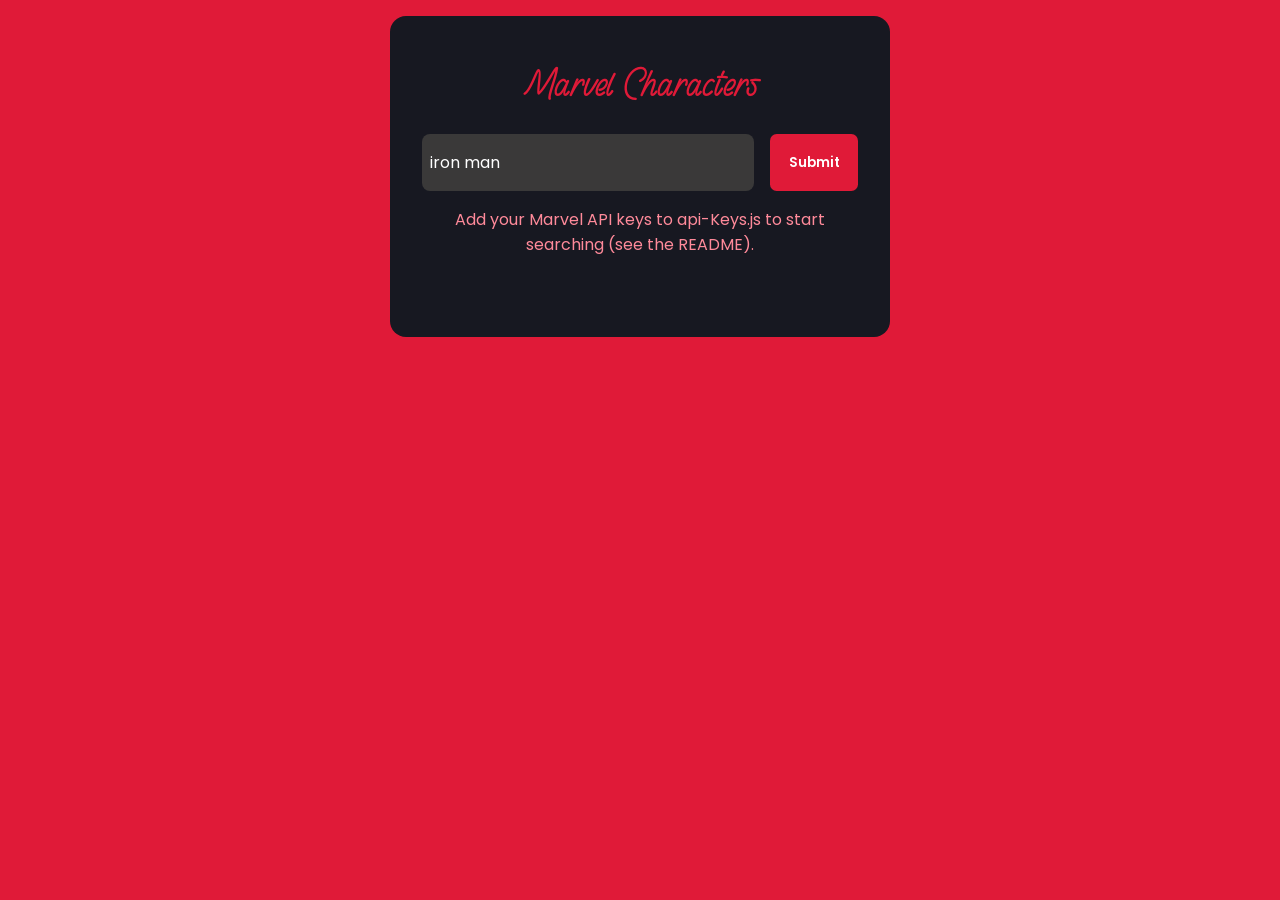
<file: Interactive_Website_Project-main/MarvelAPP/index.html>
<!DOCTYPE html>
<html lang="en">
  <head>
    <meta charset="UTF-8" />
    <meta name="viewport" content="width=device-width, initial-scale=1.0" />
    <meta name="description" content="Search Marvel characters using the Marvel Comics API." />
    <title>Marvel API App</title>
    <!-- Google Font -->
    <link
      href="https://fonts.googleapis.com/css2?family=Poppins:wght@300;600&display=swap"
      rel="stylesheet"
    />
    <!-- Stylesheet -->
    <link rel="stylesheet" href="style.css" />
  </head>
  <body>
    <div class="container">
      <h1>Marvel Characters</h1>
      <form class="input-container" id="search-form" autocomplete="off">
        <label for="input-box" class="visually-hidden">Character name</label>
        <input type="text" class="input" value="iron man" id="input-box" placeholder="e.g. Spider-Man" />
        <button class="button" id="submit-button" type="submit">Submit</button>
        <div class="list" role="listbox" aria-label="Suggestions"></div>
      </form>
      <p class="message" id="message" role="status"></p>
      <div class="display-container" id="show-container"></div>
    </div>
    <!-- API Data -->
    <script src="api-Keys.js"></script>
    <!-- Script -->
    <script src="script.js"></script>
  </body>
</html>
</file>
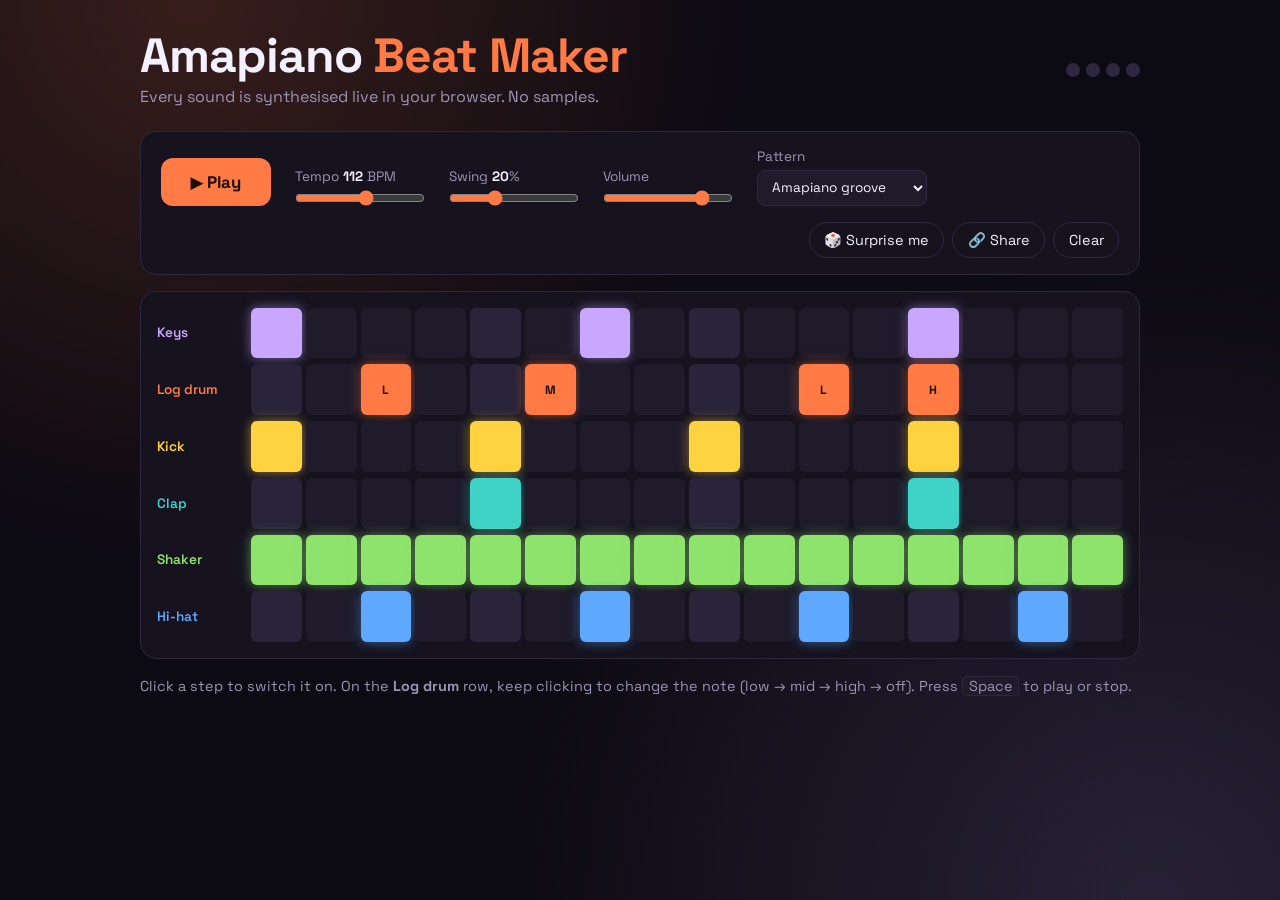
<file: Interactive_Website_Project-main/AI-Revisited-Amapiano-Beat-Maker/Beat-Maker/index.html>
<!DOCTYPE html>
<html lang="en">
<head>
    <meta charset="UTF-8">
    <meta name="viewport" content="width=device-width, initial-scale=1.0">
    <meta name="description" content="A 16-step Amapiano beat maker built with the Web Audio API. Every sound is synthesised in the browser.">
    <title>Amapiano Beat Maker</title>
    <link rel="preconnect" href="https://fonts.googleapis.com">
    <link href="https://fonts.googleapis.com/css2?family=Space+Grotesk:wght@400;600;700&display=swap" rel="stylesheet">
    <link rel="stylesheet" href="style.css">
    <script src="script.js" defer></script>
</head>
<body>
    <main class="studio">
        <header class="top">
            <div>
                <h1>Amapiano <span>Beat Maker</span></h1>
                <p class="sub">Every sound is synthesised live in your browser. No samples.</p>
            </div>
            <div class="lights" aria-hidden="true">
                <span></span><span></span><span></span><span></span>
            </div>
        </header>

        <section class="transport" aria-label="Playback controls">
            <button type="button" id="play" class="play" aria-pressed="false">▶ Play</button>
            <label class="knob">
                <span>Tempo <b id="bpm-value">112</b> BPM</span>
                <input type="range" id="bpm" min="90" max="130" value="112">
            </label>
            <label class="knob">
                <span>Swing <b id="swing-value">20</b>%</span>
                <input type="range" id="swing" min="0" max="60" value="20">
            </label>
            <label class="knob">
                <span>Volume</span>
                <input type="range" id="volume" min="0" max="100" value="80">
            </label>
            <div class="presets">
                <label for="preset">Pattern</label>
                <select id="preset"></select>
            </div>
            <div class="actions">
                <button type="button" id="randomise" class="ghost">🎲 Surprise me</button>
                <button type="button" id="share" class="ghost">🔗 Share</button>
                <button type="button" id="clear" class="ghost">Clear</button>
            </div>
        </section>

        <section class="grid-wrap">
            <div class="grid" id="grid" role="grid" aria-label="Step sequencer"></div>
        </section>

        <p class="hint">
            Click a step to switch it on. On the <b>Log drum</b> row, keep clicking to change the note (low → mid → high → off).
            Press <kbd>Space</kbd> to play or stop.
        </p>
        <p class="toast" id="toast" role="status"></p>
    </main>
</body>
</html>
</file>
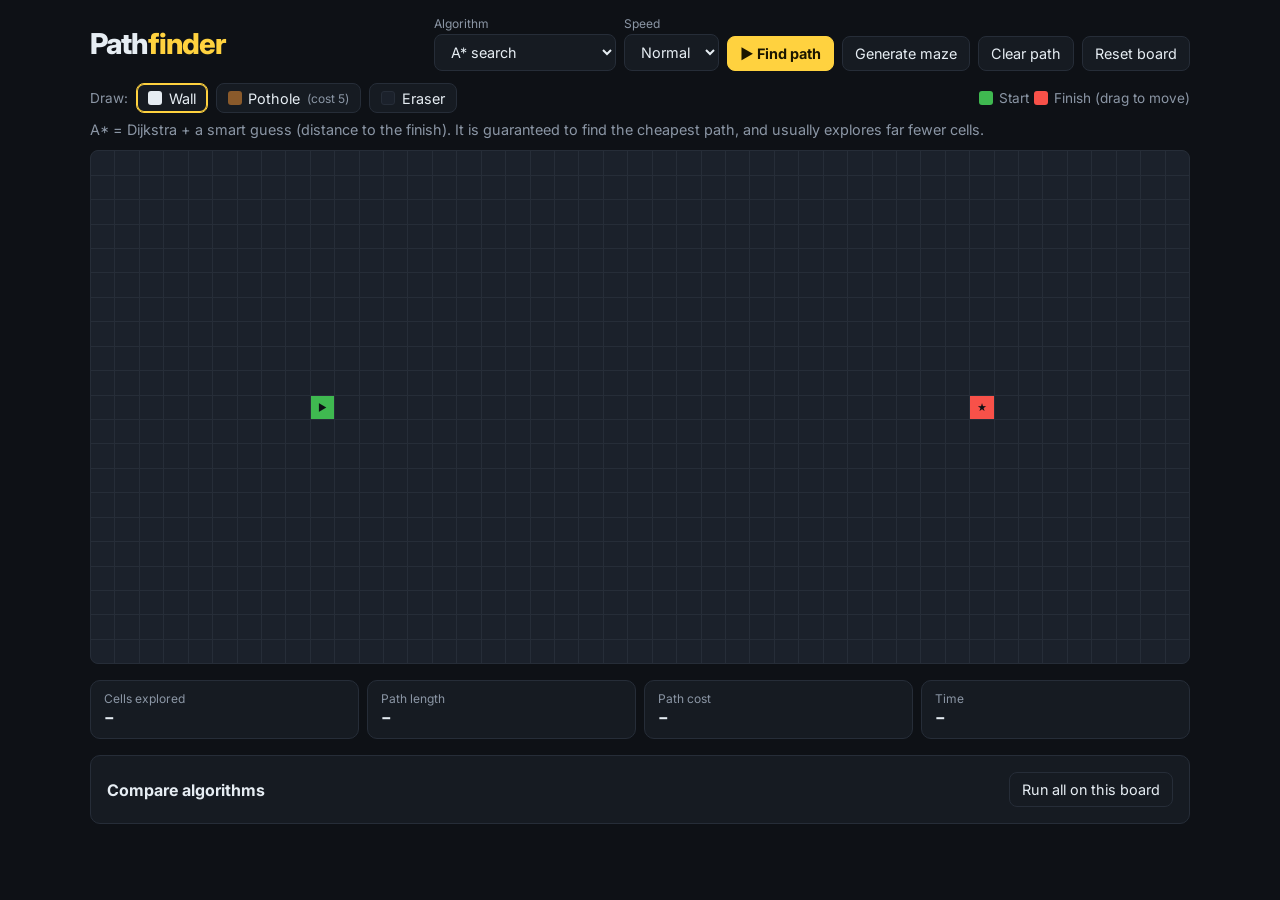
<file: Interactive_Website_Project-main/AI-Revisited-Pathfinding-Visualizer/Pathfinder/index.html>
<!DOCTYPE html>
<html lang="en">
<head>
    <meta charset="UTF-8">
    <meta name="viewport" content="width=device-width, initial-scale=1.0">
    <meta name="description" content="Watch BFS, Dijkstra, A* and Greedy search find their way through a maze you draw.">
    <title>Pathfinding Visualizer</title>
    <link rel="preconnect" href="https://fonts.googleapis.com">
    <link href="https://fonts.googleapis.com/css2?family=JetBrains+Mono:wght@400;700&family=Inter:wght@400;600;800&display=swap" rel="stylesheet">
    <link rel="stylesheet" href="style.css">
    <script src="algorithms.js" defer></script>
    <script src="script.js" defer></script>
</head>
<body>
    <header class="bar">
        <h1>Path<span>finder</span></h1>
        <div class="controls">
            <label>Algorithm
                <select id="algorithm">
                    <option value="astar">A* search</option>
                    <option value="dijkstra">Dijkstra</option>
                    <option value="bfs">Breadth-first search</option>
                    <option value="greedy">Greedy best-first</option>
                    <option value="dfs">Depth-first search</option>
                </select>
            </label>
            <label>Speed
                <select id="speed">
                    <option value="2">Slow</option>
                    <option value="8" selected>Normal</option>
                    <option value="40">Fast</option>
                    <option value="1000">Instant</option>
                </select>
            </label>
            <button type="button" id="run" class="primary">▶ Find path</button>
            <button type="button" id="maze">Generate maze</button>
            <button type="button" id="clear-path">Clear path</button>
            <button type="button" id="reset">Reset board</button>
        </div>
    </header>

    <section class="toolbar" aria-label="Drawing tools">
        <span class="tool-label">Draw:</span>
        <button type="button" class="tool active" data-tool="wall"><i class="sw wall"></i>Wall</button>
        <button type="button" class="tool" data-tool="pothole"><i class="sw pothole"></i>Pothole <small>(cost 5)</small></button>
        <button type="button" class="tool" data-tool="erase"><i class="sw empty"></i>Eraser</button>
        <span class="legend"><i class="sw start"></i>Start <i class="sw end"></i>Finish (drag to move)</span>
    </section>

    <p class="explain" id="explain"></p>

    <main class="board-wrap">
        <div class="board" id="board" aria-label="Grid. Click and drag to draw."></div>
    </main>

    <section class="stats" aria-live="polite">
        <div><span>Cells explored</span><b id="stat-visited">–</b></div>
        <div><span>Path length</span><b id="stat-length">–</b></div>
        <div><span>Path cost</span><b id="stat-cost">–</b></div>
        <div><span>Time</span><b id="stat-time">–</b></div>
    </section>

    <section class="compare">
        <div class="compare-head">
            <h2>Compare algorithms</h2>
            <button type="button" id="compare">Run all on this board</button>
        </div>
        <table id="compare-table" hidden>
            <thead><tr><th>Algorithm</th><th>Explored</th><th>Path cost</th><th>Shortest?</th></tr></thead>
            <tbody></tbody>
        </table>
    </section>
</body>
</html>
</file>
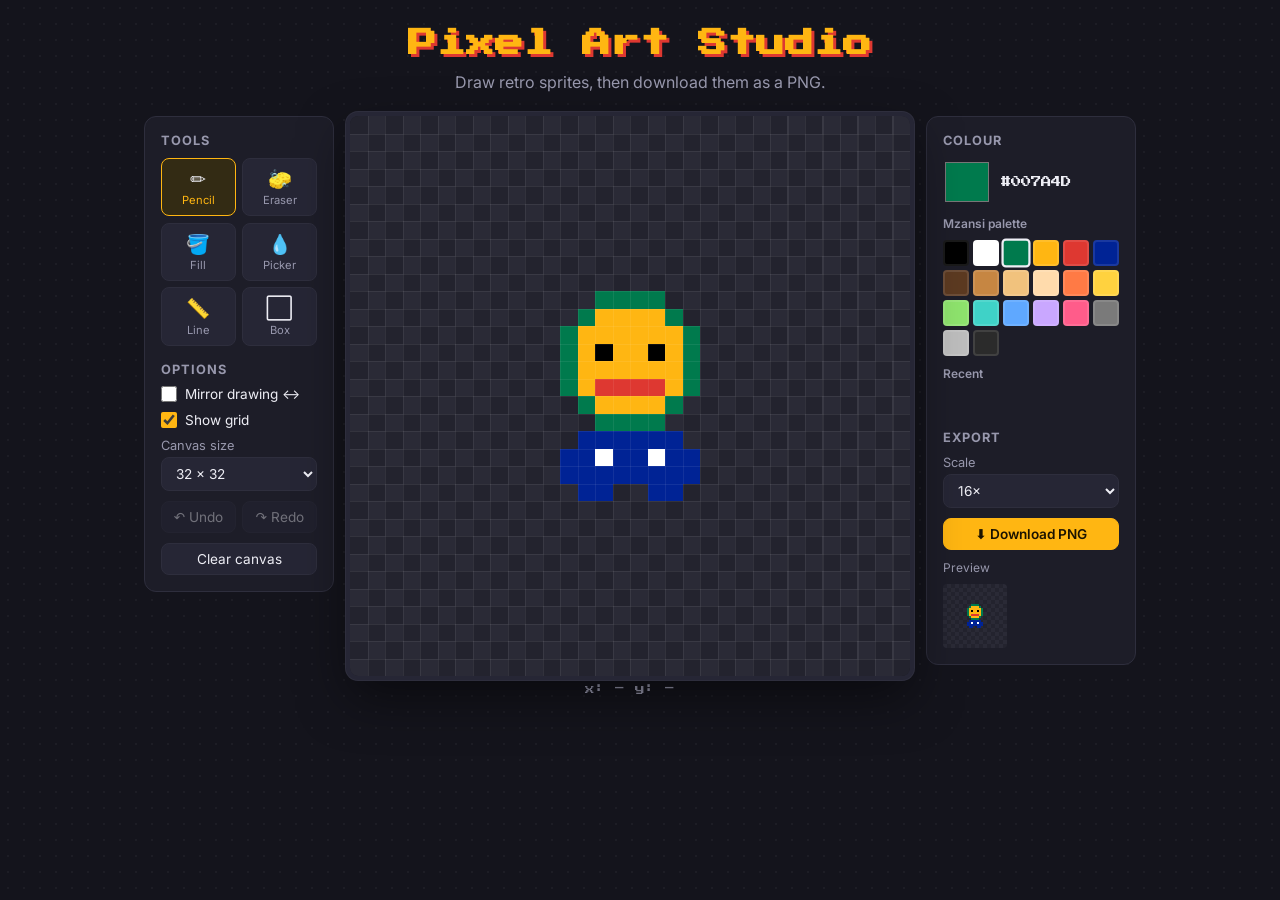
<file: Interactive_Website_Project-main/AI-Revisited-Pixel-Art-Studio/Pixel-Studio/index.html>
<!DOCTYPE html>
<html lang="en">
<head>
    <meta charset="UTF-8">
    <meta name="viewport" content="width=device-width, initial-scale=1.0">
    <meta name="description" content="A pixel art editor in the browser: draw, fill, mirror, undo and export PNGs.">
    <title>Pixel Art Studio</title>
    <link rel="preconnect" href="https://fonts.googleapis.com">
    <link href="https://fonts.googleapis.com/css2?family=Press+Start+2P&family=Inter:wght@400;600&display=swap" rel="stylesheet">
    <link rel="stylesheet" href="style.css">
    <script src="script.js" defer></script>
</head>
<body>
    <header>
        <h1>Pixel Art Studio</h1>
        <p>Draw retro sprites, then download them as a PNG.</p>
    </header>

    <main class="studio">
        <aside class="panel tools" aria-label="Tools">
            <h2>Tools</h2>
            <div class="tool-grid">
                <button type="button" class="tool active" data-tool="pencil" title="Pencil (B)">✏️<span>Pencil</span></button>
                <button type="button" class="tool" data-tool="eraser" title="Eraser (E)">🧽<span>Eraser</span></button>
                <button type="button" class="tool" data-tool="fill" title="Fill bucket (G)">🪣<span>Fill</span></button>
                <button type="button" class="tool" data-tool="picker" title="Colour picker (I)">💧<span>Picker</span></button>
                <button type="button" class="tool" data-tool="line" title="Line (L)">📏<span>Line</span></button>
                <button type="button" class="tool" data-tool="rect" title="Rectangle (R)">⬜<span>Box</span></button>
            </div>

            <h2>Options</h2>
            <label class="toggle"><input type="checkbox" id="mirror"> Mirror drawing ↔</label>
            <label class="toggle"><input type="checkbox" id="show-grid" checked> Show grid</label>
            <label class="field">Canvas size
                <select id="size">
                    <option value="16">16 × 16</option>
                    <option value="24">24 × 24</option>
                    <option value="32" selected>32 × 32</option>
                    <option value="48">48 × 48</option>
                </select>
            </label>

            <div class="history-btns">
                <button type="button" id="undo" title="Undo (Ctrl+Z)">↶ Undo</button>
                <button type="button" id="redo" title="Redo (Ctrl+Y)">↷ Redo</button>
            </div>
            <button type="button" id="clear" class="danger">Clear canvas</button>
        </aside>

        <section class="canvas-area">
            <div class="canvas-frame">
                <canvas id="canvas" width="512" height="512" aria-label="Drawing canvas"></canvas>
                <canvas id="overlay" width="512" height="512" aria-hidden="true"></canvas>
            </div>
            <p class="coords" id="coords">x: – y: –</p>
        </section>

        <aside class="panel colours" aria-label="Colours">
            <h2>Colour</h2>
            <div class="current">
                <input type="color" id="color" value="#007a4d" aria-label="Custom colour">
                <span id="color-hex">#007A4D</span>
            </div>
            <h3>Mzansi palette</h3>
            <div class="palette" id="palette"></div>
            <h3>Recent</h3>
            <div class="palette" id="recent"></div>

            <h2>Export</h2>
            <label class="field">Scale
                <select id="scale">
                    <option value="1">1× (tiny)</option>
                    <option value="8">8×</option>
                    <option value="16" selected>16×</option>
                    <option value="32">32×</option>
                </select>
            </label>
            <button type="button" id="download" class="primary">⬇ Download PNG</button>
            <p class="preview-label">Preview</p>
            <canvas id="preview" width="64" height="64" aria-label="Actual size preview"></canvas>
        </aside>
    </main>
    <p class="toast" id="toast" role="status"></p>
</body>
</html>
</file>
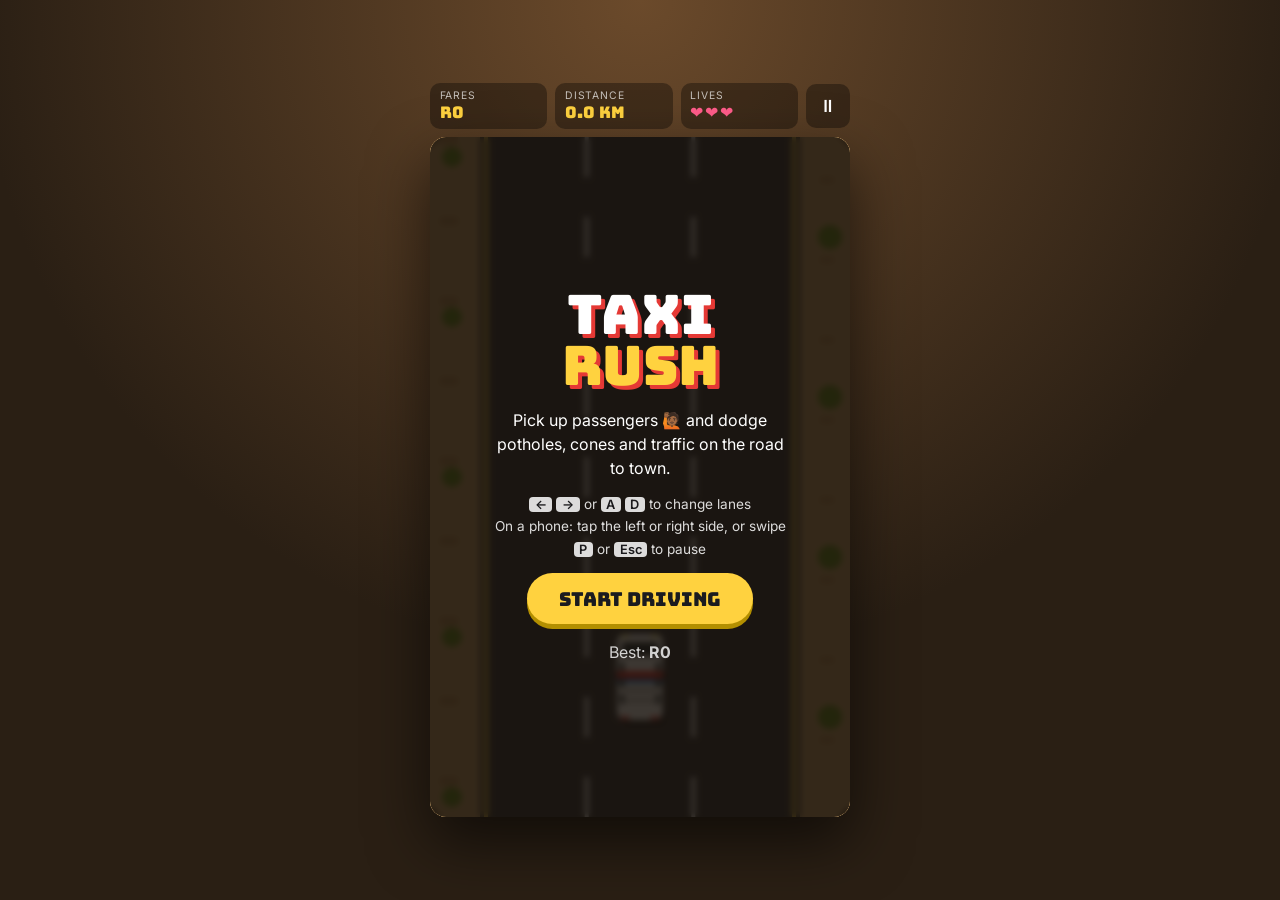
<file: Interactive_Website_Project-main/AI-Revisited-Taxi-Rush/Taxi-Rush/index.html>
<!DOCTYPE html>
<html lang="en">
<head>
    <meta charset="UTF-8">
    <meta name="viewport" content="width=device-width, initial-scale=1.0, user-scalable=no">
    <meta name="description" content="Taxi Rush: dodge potholes, pick up passengers and race through Mzansi traffic. A canvas game.">
    <title>Taxi Rush</title>
    <link rel="preconnect" href="https://fonts.googleapis.com">
    <link href="https://fonts.googleapis.com/css2?family=Bungee&family=Inter:wght@400;600&display=swap" rel="stylesheet">
    <link rel="stylesheet" href="style.css">
    <script src="script.js" defer></script>
</head>
<body>
    <main class="game-shell">
        <div class="hud">
            <div><span>Fares</span><b id="hud-score">R0</b></div>
            <div><span>Distance</span><b id="hud-distance">0 km</b></div>
            <div><span>Lives</span><b id="hud-lives">❤❤❤</b></div>
            <button type="button" id="pause" aria-label="Pause">⏸</button>
        </div>

        <div class="stage">
            <canvas id="game" width="420" height="680" aria-label="Taxi Rush game"></canvas>

            <div class="screen" id="start-screen">
                <h1>Taxi<br><span>Rush</span></h1>
                <p>Pick up passengers 🙋🏾 and dodge potholes, cones and traffic on the road to town.</p>
                <ul class="how">
                    <li><kbd>←</kbd> <kbd>→</kbd> or <kbd>A</kbd> <kbd>D</kbd> to change lanes</li>
                    <li>On a phone: tap the left or right side, or swipe</li>
                    <li><kbd>P</kbd> or <kbd>Esc</kbd> to pause</li>
                </ul>
                <button type="button" class="big" id="start">Start driving</button>
                <p class="best">Best: <b id="best">R0</b></p>
            </div>

            <div class="screen" id="over-screen" hidden>
                <h2>Eish! Game over</h2>
                <p class="final">You made <b id="final-score">R0</b></p>
                <p id="final-detail"></p>
                <p class="new-best" id="new-best" hidden>🏆 New best!</p>
                <button type="button" class="big" id="restart">Drive again</button>
            </div>

            <div class="screen small" id="pause-screen" hidden>
                <h2>Paused</h2>
                <button type="button" class="big" id="resume">Resume</button>
            </div>
        </div>
    </main>
</body>
</html>
</file>
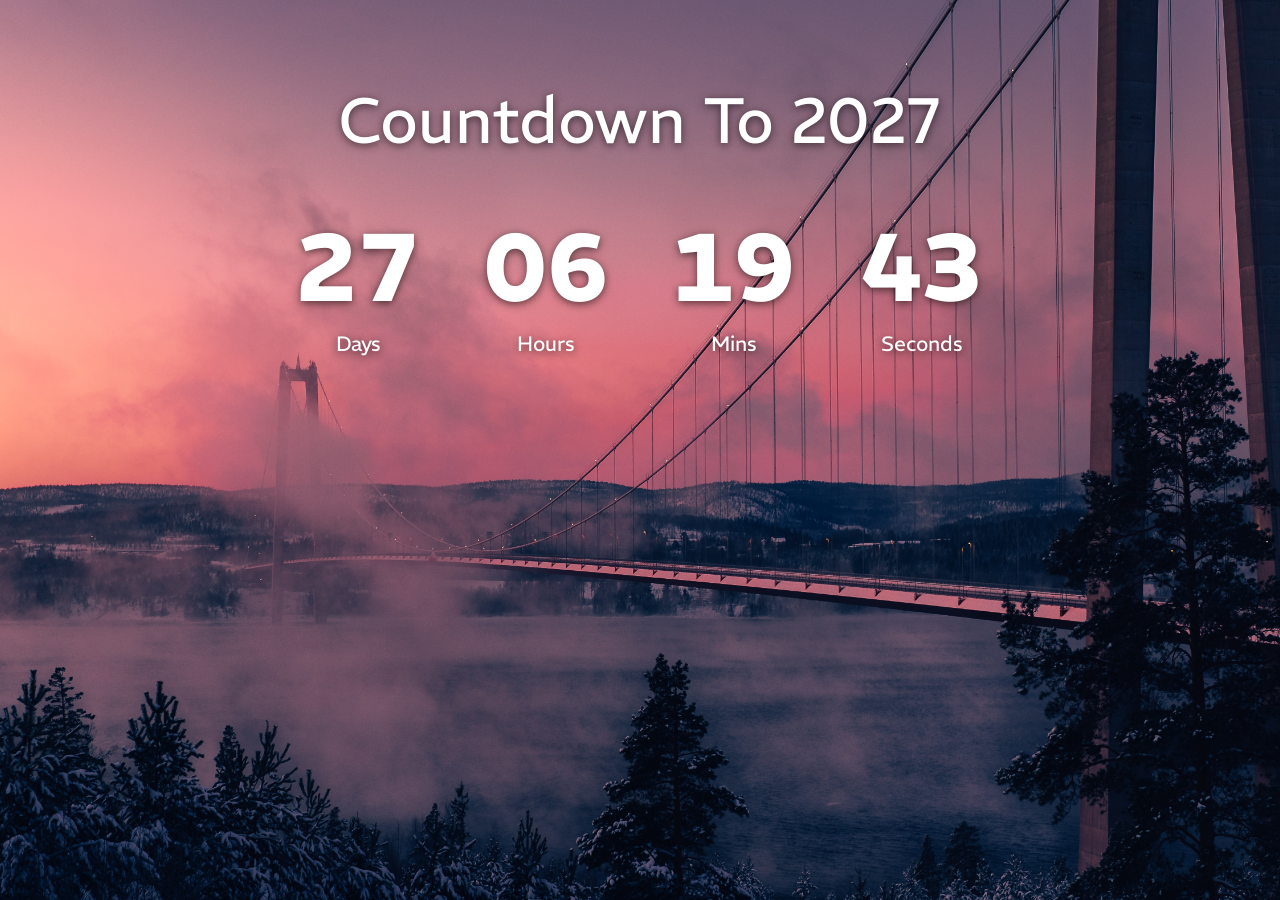
<file: Interactive_Website_Project-main/Countdown-timer/CountDownTimer/index.html>
<!DOCTYPE html>
<html lang="en">

<head>
    <meta charset="UTF-8">
    <meta name="viewport" content="width=device-width, initial-scale=1.0">
    <meta name="description" content="A live countdown to New Year's Day.">
    <title>Countdown Timer</title>
    <!-- Relative paths so the page works when opened locally AND on GitHub Pages -->
    <link rel="stylesheet" href="style.css">
    <script src="script.js" defer></script>
</head>

<body>
    <h1>Countdown To <span id="target-year">New Year</span></h1>

    <div class="countdown-container" aria-live="polite">
        <div class="countdown-el days-c">
            <p class="big-text" id="days">0</p>
            <span>Days</span>
        </div>

        <div class="countdown-el hours-c">
            <p class="big-text" id="hours">00</p>
            <span>Hours</span>
        </div>

        <div class="countdown-el mins-c">
            <p class="big-text" id="mins">00</p>
            <span>Mins</span>
        </div>

        <div class="countdown-el seconds-c">
            <p class="big-text" id="seconds">00</p>
            <span>Seconds</span>
        </div>
    </div>

    <p class="message" id="message" hidden>🎉 Happy New Year! 🎉</p>
</body>

</html>
</file>
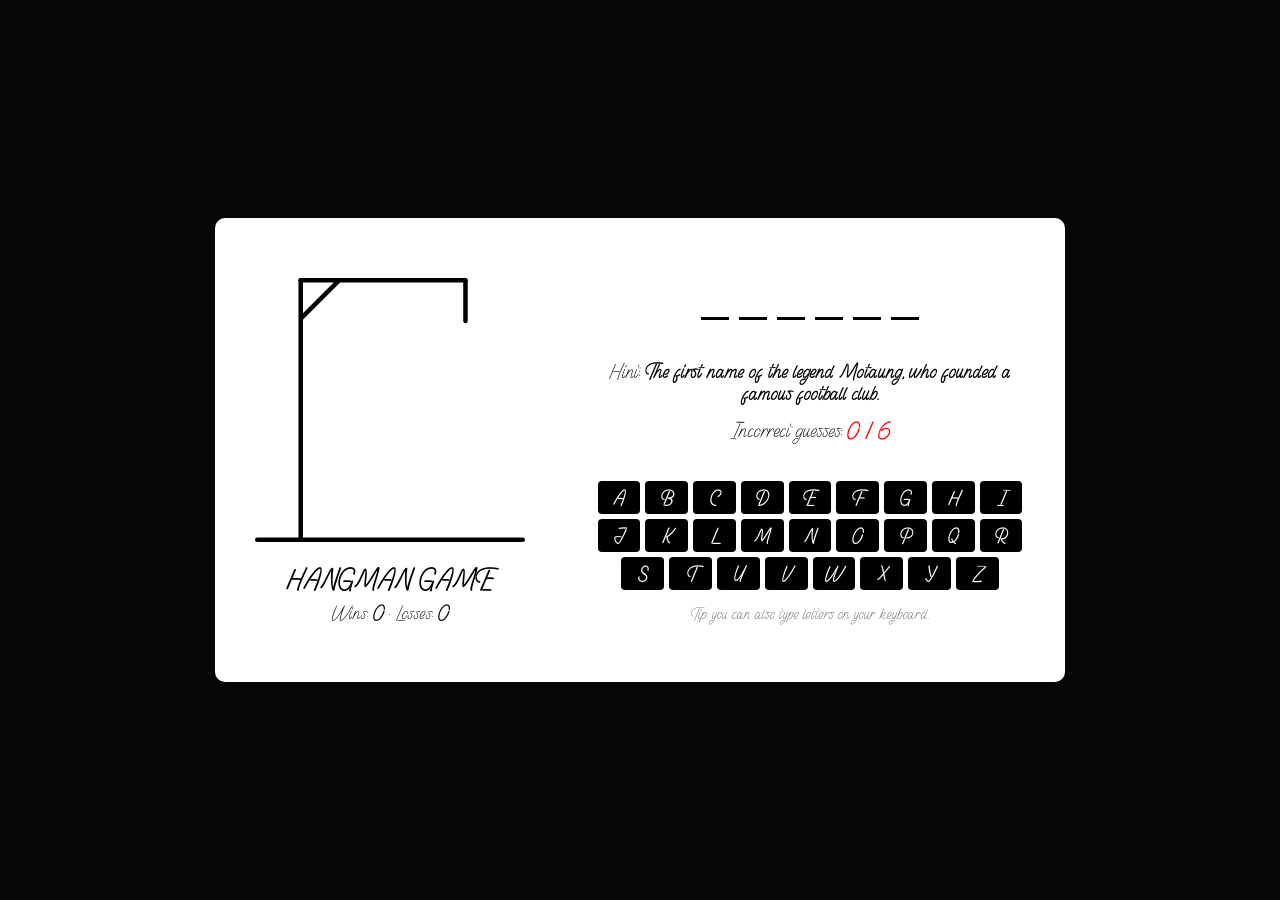
<file: Interactive_Website_Project-main/HangMan & ReadMe/HangMan/index.html>
<!DOCTYPE html>
<html lang="en">
<head>
    <meta charset="UTF-8">
    <meta name="viewport" content="width=device-width, initial-scale=1.0">
    <meta name="description" content="Hangman with a Mzansi twist: guess South African football words.">
    <title>Hangman Game</title>
    <link rel="stylesheet" href="style.css">
    <script src="word-l.js" defer></script>
    <script src="script.js" defer></script>
</head>
<body>
    <div class="game-modal" role="dialog" aria-modal="true" aria-labelledby="modal-title">
        <div class="content">
            <img src="images/loser-online.gif" alt="">
            <h4 id="modal-title">Game Over!</h4>
            <p>The correct word was: <b></b></p>
            <button class="play-again">Play Again</button>
        </div>
    </div>
    <div class="container">
        <div class="hangman-box">
            <img src="images/hangman-0.svg" draggable="false" alt="Hangman drawing">
            <h1>Hangman Game</h1>
            <p class="score">Wins: <b class="wins">0</b> &middot; Losses: <b class="losses">0</b></p>
        </div>
        <div class="game-box">
            <ul class="word-display" aria-label="Hidden word"></ul>
            <h4 class="hint-text">Hint: <b></b></h4>
            <h4 class="guesses-text">Incorrect guesses: <b></b></h4>
            <div class="keyboard" aria-label="Letter keyboard"></div>
            <p class="tip">Tip: you can also type letters on your keyboard.</p>
        </div>
    </div>
</body>
</html>
</file>
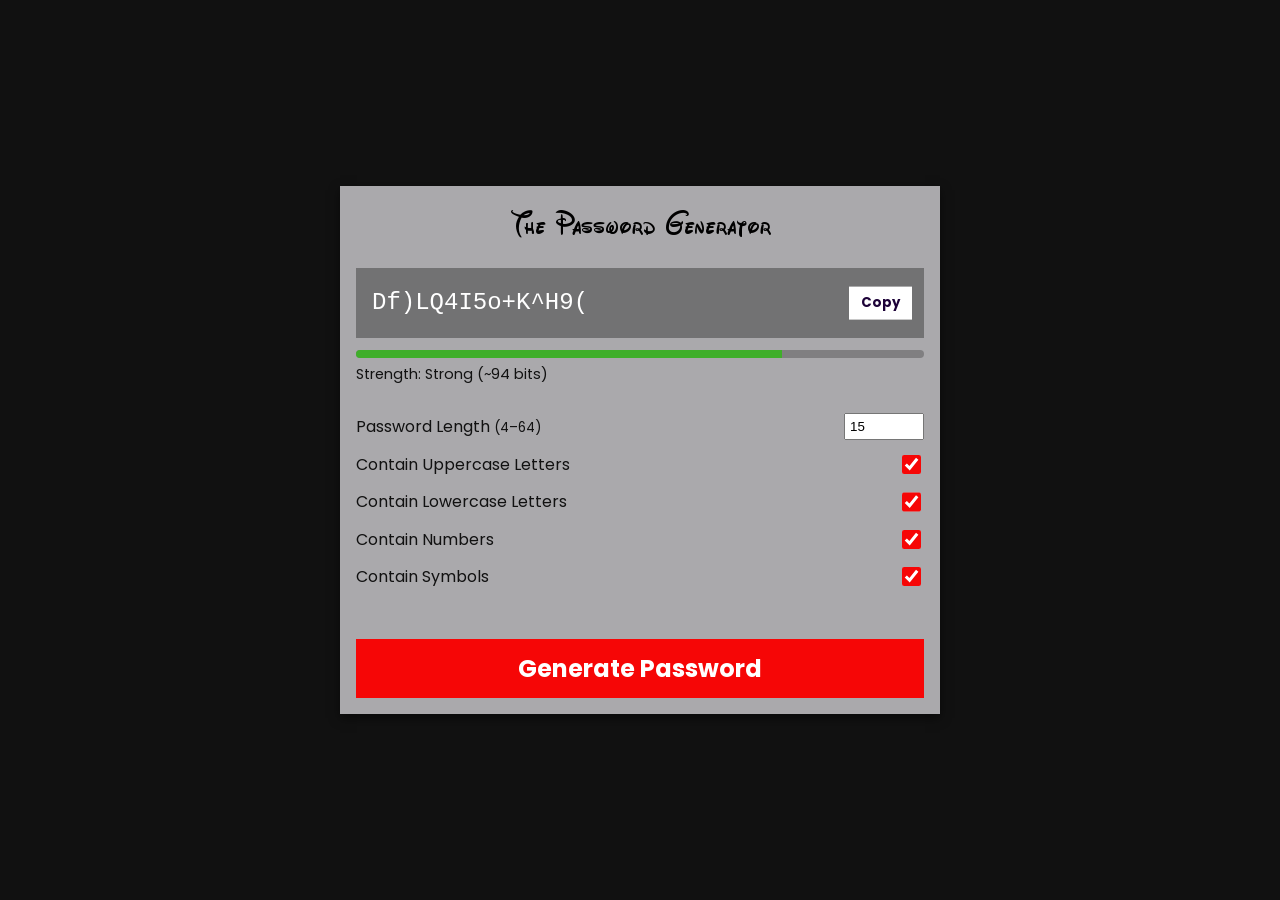
<file: Interactive_Website_Project-main/Psssword Gen/Password Genarator/index.html>
<!DOCTYPE html>
<html lang="en">
<head>
    <meta charset="UTF-8">
    <meta name="viewport" content="width=device-width, initial-scale=1.0">
    <meta name="description" content="Generate strong, random passwords in your browser.">
    <title>The Password Generator</title>
    <link rel="preconnect" href="https://fonts.googleapis.com">
    <link href="https://fonts.googleapis.com/css2?family=Poppins:wght@400;600&display=swap" rel="stylesheet">
    <link rel="stylesheet" href="style.css">
    <script src="stripts.js" defer></script>
</head>
    <body>

        <div class="pw-container">
            <h1>The Password Generator</h1>
            <div class="pw-header">
                <div class="pw">
                    <span id="pw" aria-live="polite">l823Zs78#Css09@</span>
                    <button id="copy" type="button" aria-label="Copy password to clipboard">Copy</button>
                </div>
                <div class="strength">
                    <div class="strength-bar"><span id="strength-fill"></span></div>
                    <p id="strength-text">Strength: –</p>
                </div>
            </div>
            <div class="pw-body">
                <div class="form-control">
                    <label for="len">Password Length <small>(4–64)</small></label>
                    <input id="len" value="15" type="number" min="4" max="64" />
                </div>
                <div class="form-control">
                    <label for="upper">Contain Uppercase Letters</label>
                    <input id="upper" type="checkbox" checked />
                </div>
                <div class="form-control">
                    <label for="lower">Contain Lowercase Letters</label>
                    <input id="lower" type="checkbox" checked />
                </div>
                <div class="form-control">
                    <label for="number">Contain Numbers</label>
                    <input id="number" type="checkbox" checked />
                </div>
                <div class="form-control">
                    <label for="symbol">Contain Symbols</label>
                    <input id="symbol" type="checkbox" checked />
                </div>
                <p class="feedback" id="feedback" role="status"></p>
                <button class="generate" id="generate" type="button">
                    Generate Password
                </button>
            </div>
        </div>
    </body>
</html>
</file>
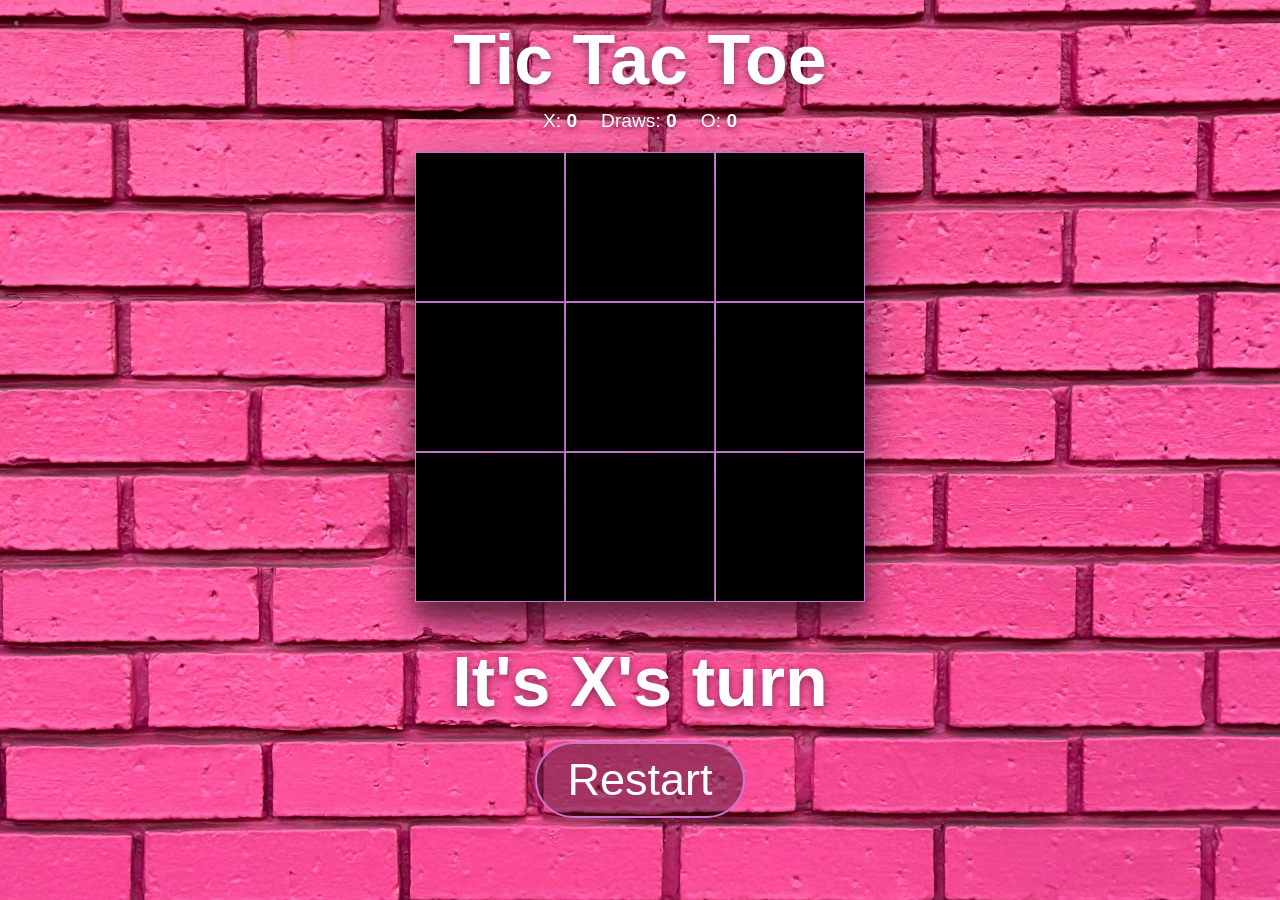
<file: Interactive_Website_Project-main/Tic-Tac-Toe-Game/Tic-Tac-Toe-game/index.html>
<!DOCTYPE html>
<html lang="en">
<head>
    <meta charset="UTF-8">
    <meta name="viewport" content="width=device-width, initial-scale=1.0">
    <meta name="description" content="Classic two-player Tic Tac Toe in the browser.">
    <title>Tic Tac Toe</title>
    <link rel="stylesheet" href="style.css">
    <script src="script.js" defer></script>
</head>
<body>
    <div class="wrapper">
        <h1 class="title">Tic Tac Toe</h1>
        <div class="scoreboard" aria-label="Scoreboard">
            <span>X: <b id="score-x">0</b></span>
            <span>Draws: <b id="score-draw">0</b></span>
            <span>O: <b id="score-o">0</b></span>
        </div>
        <div class="container" role="grid" aria-label="Game board">
            <button type="button" data-cell-index="0" class="cell" aria-label="Cell 1"></button>
            <button type="button" data-cell-index="1" class="cell" aria-label="Cell 2"></button>
            <button type="button" data-cell-index="2" class="cell" aria-label="Cell 3"></button>
            <button type="button" data-cell-index="3" class="cell" aria-label="Cell 4"></button>
            <button type="button" data-cell-index="4" class="cell" aria-label="Cell 5"></button>
            <button type="button" data-cell-index="5" class="cell" aria-label="Cell 6"></button>
            <button type="button" data-cell-index="6" class="cell" aria-label="Cell 7"></button>
            <button type="button" data-cell-index="7" class="cell" aria-label="Cell 8"></button>
            <button type="button" data-cell-index="8" class="cell" aria-label="Cell 9"></button>
        </div>
        <h2 class="status" id="status" aria-live="polite"></h2>
        <button class="restart" type="button">Restart</button>
    </div>
</body>
</html>
</file>
<file: Interactive_Website_Project-main/MarvelAPP/style.css>
@font-face {
  font-family: myFont;
  /* relative path so it works locally and on GitHub Pages */
  src: url(font/Neonsign-Regular-BF647fee1184ce1.otf) format("opentype");
  font-weight: normal;
  font-style: normal;
}

/* NOTE: this file previously had a second copy of the whole stylesheet pasted
   inside the ".container-character-image img" rule, which broke the CSS.
   It has been cleaned up into one set of rules. */

* {
  padding: 0;
  margin: 0;
  box-sizing: border-box;
  font-family: "Poppins", sans-serif;
}

h1 {
  font-family: myFont, "Poppins", sans-serif;
  text-align: center;
  color: #e01a38;
  margin-bottom: 1em;
}

body {
  min-height: 100vh;
  background: #e01a38
    url(https://images.unsplash.com/photo-1620336655052-b57986f5a26a?ixlib=rb-4.0.3&ixid=M3wxMjA3fDB8MHxwaG90by1wYWdlfHx8fGVufDB8fHx8fA%3D%3D&auto=format&fit=crop&w=1170&q=80)
    no-repeat center center fixed;
  background-size: cover;
  padding: 1em 0 2em;
}

.container {
  background-color: #171821;
  width: 90%;
  max-width: 500px;
  margin: 0 auto;
  padding: 3em 2em;
  border-radius: 1em;
  /* removed position:absolute, so long results no longer spill off the page */
}

.input-container {
  display: grid;
  grid-template-columns: 9fr 3fr;
  gap: 1em;
  position: relative;
}

input {
  padding: 1em 0.5em;
  background-color: #3a3939;
  color: #ffffff;
  border: none;
  border-radius: 0.5em;
  outline: none;
  font-size: 1rem;
}

input:focus-visible,
button:focus-visible {
  outline: 2px solid #ffffff;
  outline-offset: 2px;
}

button {
  outline: none;
  border: none;
  background-color: #e01a38;
  color: #ffffff;
  border-radius: 0.5em;
  cursor: pointer;
  font-weight: 600;
}

button:hover {
  background-color: #b5122b;
}

.message {
  color: #ffffff;
  text-align: center;
  margin-top: 1em;
  min-height: 1.2em;
}

.message.error {
  color: #ff8a9a;
}

.display-container {
  padding: 1em;
}

.container-character-image {
  background-color: #ffffff;
  padding: 0.5em;
  height: 9.37em;
  width: 9.37em;
  display: block;
  margin: auto;
  border-radius: 50%;
}

.container-character-image img {
  width: 100%;
  height: 100%;
  object-fit: cover;
  display: block;
  border-radius: 50%;
}

.card-container + .card-container {
  margin-top: 2em;
}

.character-name {
  padding: 0.5em 0 0.8em 0;
  text-align: center;
  color: #ffffff;
  text-transform: uppercase;
  font-size: 1.2em;
  font-weight: 600;
}

.character-description {
  text-align: justify;
  color: #a0a0a6;
  line-height: 2em;
  font-weight: 300;
}

.list {
  position: absolute;
  top: 100%;
  left: 0;
  width: 75%;
  background-color: #555;
  color: #ffffff;
  z-index: 1;
  border-radius: 0 0 0.5em 0.5em;
  overflow: hidden;
}

.autocomplete-items {
  padding: 0.5em;
  cursor: pointer;
}

.autocomplete-items:hover {
  background-color: #ddd;
  color: #171821;
}

.visually-hidden {
  position: absolute;
  width: 1px;
  height: 1px;
  overflow: hidden;
  clip: rect(0 0 0 0);
  white-space: nowrap;
}

@media (max-width: 480px) {
  .container {
    padding: 2em 1em;
  }

  .input-container {
    grid-template-columns: 1fr;
  }

  .button {
    padding: 0.8em;
  }

  .list {
    width: 100%;
  }
}
</file>
<file: Interactive_Website_Project-main/AI-Revisited-Amapiano-Beat-Maker/Beat-Maker/style.css>
:root {
    --bg: #0c0a12;
    --panel: #16131f;
    --panel-2: #1f1b2b;
    --line: #2d2840;
    --text: #f4f1ff;
    --muted: #9b94b5;
    --accent: #ff7a45;
    --pulse: 0.536s;
}

* {
    box-sizing: border-box;
    margin: 0;
    padding: 0;
}

body {
    font-family: "Space Grotesk", system-ui, sans-serif;
    background:
        radial-gradient(circle at 15% 0%, rgba(255, 122, 69, 0.18), transparent 40%),
        radial-gradient(circle at 90% 100%, rgba(201, 167, 255, 0.15), transparent 45%),
        var(--bg);
    color: var(--text);
    min-height: 100vh;
    padding: 2rem 1rem;
}

.studio {
    max-width: 1000px;
    margin: 0 auto;
}

.top {
    display: flex;
    justify-content: space-between;
    align-items: center;
    gap: 1rem;
    margin-bottom: 1.5rem;
}

h1 {
    font-size: clamp(1.8rem, 5vw, 3rem);
    line-height: 1;
    letter-spacing: -0.02em;
}

h1 span {
    color: var(--accent);
}

.sub {
    color: var(--muted);
    margin-top: 0.4rem;
}

/* little "speaker lights" that pulse with the tempo while playing */
.lights {
    display: flex;
    gap: 6px;
}

.lights span {
    width: 14px;
    height: 14px;
    border-radius: 50%;
    background: var(--line);
}

.is-playing .lights span {
    animation: pulse var(--pulse) infinite;
}

.is-playing .lights span:nth-child(1) { background: #ffd23f; }
.is-playing .lights span:nth-child(2) { background: #ff7a45; animation-delay: calc(var(--pulse) / 4); }
.is-playing .lights span:nth-child(3) { background: #3fd2c7; animation-delay: calc(var(--pulse) / 2); }
.is-playing .lights span:nth-child(4) { background: #c9a7ff; animation-delay: calc(var(--pulse) * 0.75); }

@keyframes pulse {
    0% { transform: scale(1.35); opacity: 1; }
    100% { transform: scale(1); opacity: 0.5; }
}

.transport {
    display: flex;
    flex-wrap: wrap;
    align-items: flex-end;
    gap: 1rem 1.5rem;
    background: var(--panel);
    border: 1px solid var(--line);
    border-radius: 16px;
    padding: 1rem 1.25rem;
    margin-bottom: 1rem;
}

.play {
    background: var(--accent);
    color: #1a0d05;
    border: none;
    border-radius: 12px;
    padding: 0.8rem 1.4rem;
    font: inherit;
    font-weight: 700;
    font-size: 1.05rem;
    cursor: pointer;
    min-width: 110px;
}

.play[aria-pressed="true"] {
    background: var(--text);
}

.knob {
    display: grid;
    gap: 0.3rem;
    font-size: 0.85rem;
    color: var(--muted);
}

.knob b {
    color: var(--text);
}

input[type="range"] {
    width: 130px;
    accent-color: var(--accent);
}

.presets {
    display: grid;
    gap: 0.3rem;
    font-size: 0.85rem;
    color: var(--muted);
}

select {
    background: var(--panel-2);
    color: var(--text);
    border: 1px solid var(--line);
    border-radius: 8px;
    padding: 0.45rem 0.6rem;
    font: inherit;
}

.actions {
    display: flex;
    gap: 0.5rem;
    margin-left: auto;
    flex-wrap: wrap;
}

.ghost {
    background: transparent;
    color: var(--text);
    border: 1px solid var(--line);
    border-radius: 999px;
    padding: 0.5rem 0.9rem;
    font: inherit;
    font-size: 0.9rem;
    cursor: pointer;
}

.ghost:hover {
    border-color: var(--accent);
}

.grid-wrap {
    background: var(--panel);
    border: 1px solid var(--line);
    border-radius: 16px;
    padding: 1rem;
    overflow-x: auto; /* scrolls sideways on small phones instead of squashing */
}

.grid {
    display: grid;
    gap: 6px;
    min-width: 640px;
}

.row {
    display: grid;
    grid-template-columns: 90px repeat(16, 1fr);
    gap: 4px;
    align-items: center;
}

.track-name {
    background: none;
    border: none;
    color: var(--track);
    font: inherit;
    font-weight: 600;
    font-size: 0.85rem;
    text-align: left;
    cursor: pointer;
    padding: 0.25rem 0;
}

.step {
    aspect-ratio: 1;
    border-radius: 6px;
    border: none;
    background: var(--panel-2);
    cursor: pointer;
    color: #1a0d05;
    font: inherit;
    font-weight: 700;
    font-size: 0.75rem;
    transition: transform 0.08s ease, background-color 0.1s ease;
}

.step.beat {
    background: #29243a; /* marks the start of each beat */
}

.step:hover {
    outline: 1px solid var(--track);
}

.step.on {
    background: var(--track);
    box-shadow: 0 0 12px color-mix(in srgb, var(--track) 55%, transparent);
}

.step.playing {
    transform: scale(1.12);
    filter: brightness(1.35);
}

.step:not(.on).playing {
    background: #3a3452;
}

.step:focus-visible,
button:focus-visible,
select:focus-visible,
input:focus-visible {
    outline: 2px solid var(--text);
    outline-offset: 2px;
}

.hint {
    color: var(--muted);
    font-size: 0.9rem;
    margin-top: 1rem;
    line-height: 1.6;
}

kbd {
    background: var(--panel-2);
    border: 1px solid var(--line);
    border-radius: 4px;
    padding: 0 0.35rem;
    font-family: inherit;
}

.toast {
    position: fixed;
    left: 50%;
    bottom: 1.5rem;
    transform: translate(-50%, 150%);
    background: var(--text);
    color: var(--bg);
    padding: 0.6rem 1.1rem;
    border-radius: 999px;
    font-weight: 600;
    opacity: 0;
    visibility: hidden;
    transition: transform 0.3s ease, opacity 0.3s ease, visibility 0.3s;
    pointer-events: none;
}

.toast.show {
    opacity: 1;
    visibility: visible;
    transform: translate(-50%, 0);
}

@media (max-width: 700px) {
    .actions {
        margin-left: 0;
    }

    .lights {
        display: none;
    }
}
</file>
<file: Interactive_Website_Project-main/AI-Revisited-Pathfinding-Visualizer/Pathfinder/style.css>
:root {
    --bg: #0e1116;
    --panel: #161b22;
    --line: #262d38;
    --text: #e6edf3;
    --muted: #8b96a5;
    --empty: #1b212b;
    --wall: #e6edf3;
    --pothole: #8a5a2b;
    --visited: #2f6feb;
    --visited-2: #1f3f7a;
    --path: #ffd23f;
    --start: #3fb950;
    --end: #f85149;
}

* {
    box-sizing: border-box;
    margin: 0;
    padding: 0;
}

body {
    font-family: "Inter", system-ui, sans-serif;
    background: var(--bg);
    color: var(--text);
    min-height: 100vh;
    padding: 1rem;
}

.bar {
    display: flex;
    flex-wrap: wrap;
    gap: 1rem;
    align-items: center;
    justify-content: space-between;
    max-width: 1100px;
    margin: 0 auto 0.75rem;
}

h1 {
    font-weight: 800;
    font-size: 1.8rem;
    letter-spacing: -0.03em;
}

h1 span {
    color: var(--path);
}

.controls {
    display: flex;
    flex-wrap: wrap;
    gap: 0.5rem;
    align-items: flex-end;
}

.controls label {
    display: grid;
    gap: 0.2rem;
    font-size: 0.75rem;
    color: var(--muted);
}

select,
button {
    font: inherit;
    font-size: 0.9rem;
    color: var(--text);
    background: var(--panel);
    border: 1px solid var(--line);
    border-radius: 8px;
    padding: 0.5rem 0.75rem;
    cursor: pointer;
}

button:hover:not(:disabled) {
    border-color: var(--muted);
}

button:disabled,
select:disabled {
    opacity: 0.45;
    cursor: not-allowed;
}

.primary {
    background: var(--path);
    color: #1b1600;
    border-color: var(--path);
    font-weight: 700;
}

.toolbar {
    max-width: 1100px;
    margin: 0 auto 0.5rem;
    display: flex;
    flex-wrap: wrap;
    gap: 0.5rem;
    align-items: center;
    font-size: 0.85rem;
}

.tool-label {
    color: var(--muted);
}

.tool {
    display: inline-flex;
    align-items: center;
    gap: 0.4rem;
    padding: 0.35rem 0.7rem;
}

.tool.active {
    border-color: var(--path);
    box-shadow: 0 0 0 1px var(--path) inset;
}

.tool small {
    color: var(--muted);
}

.legend {
    margin-left: auto;
    color: var(--muted);
    display: inline-flex;
    align-items: center;
    gap: 0.35rem;
}

.sw {
    display: inline-block;
    width: 14px;
    height: 14px;
    border-radius: 3px;
}

.sw.wall { background: var(--wall); }
.sw.pothole { background: var(--pothole); }
.sw.empty { background: var(--empty); border: 1px solid var(--line); }
.sw.start { background: var(--start); }
.sw.end { background: var(--end); }

.explain {
    max-width: 1100px;
    margin: 0 auto 0.75rem;
    color: var(--muted);
    font-size: 0.9rem;
}

.board-wrap {
    max-width: 1100px;
    margin: 0 auto;
}

.board {
    display: grid;
    gap: 1px;
    background: var(--line);
    border: 1px solid var(--line);
    border-radius: 8px;
    overflow: hidden;
    touch-action: none; /* lets you draw on phones without scrolling the page */
    user-select: none;
}

.cell {
    aspect-ratio: 1;
    background: var(--empty);
    transition: background-color 0.15s ease;
}

.cell.wall {
    background: var(--wall);
    animation: pop 0.15s ease;
}

.cell.pothole {
    background: radial-gradient(circle, #3b240f 30%, var(--pothole) 75%);
}

.cell.visited {
    background: var(--visited);
    animation: explore 0.6s ease forwards;
}

.cell.pothole.visited {
    background: radial-gradient(circle, #3b240f 30%, #5a62b8 75%);
    animation: none;
}

.cell.path {
    background: var(--path) !important;
    animation: pop 0.25s ease;
}

.cell.start,
.cell.end {
    cursor: grab;
    position: relative;
}

.cell.start { background: var(--start) !important; }
.cell.end { background: var(--end) !important; }

.cell.start::after,
.cell.end::after {
    content: "▶";
    position: absolute;
    inset: 0;
    display: grid;
    place-items: center;
    font-size: 0.6rem;
    color: #0e1116;
}

.cell.end::after {
    content: "★";
}

@keyframes explore {
    0% { transform: scale(0.3); background: #8ab4ff; border-radius: 50%; }
    60% { background: var(--visited); }
    100% { transform: scale(1); background: var(--visited-2); }
}

@keyframes pop {
    0% { transform: scale(0.6); }
    70% { transform: scale(1.15); }
    100% { transform: scale(1); }
}

.stats {
    max-width: 1100px;
    margin: 1rem auto 0;
    display: grid;
    grid-template-columns: repeat(4, 1fr);
    gap: 0.5rem;
}

.stats div {
    background: var(--panel);
    border: 1px solid var(--line);
    border-radius: 10px;
    padding: 0.6rem 0.8rem;
    display: grid;
}

.stats span {
    color: var(--muted);
    font-size: 0.75rem;
}

.stats b {
    font-family: "JetBrains Mono", monospace;
    font-size: 1.1rem;
}

.compare {
    max-width: 1100px;
    margin: 1rem auto 2rem;
    background: var(--panel);
    border: 1px solid var(--line);
    border-radius: 10px;
    padding: 1rem;
}

.compare-head {
    display: flex;
    justify-content: space-between;
    align-items: center;
    gap: 1rem;
    flex-wrap: wrap;
}

.compare h2 {
    font-size: 1rem;
}

table {
    width: 100%;
    border-collapse: collapse;
    margin-top: 0.75rem;
    font-size: 0.9rem;
}

th,
td {
    text-align: left;
    padding: 0.45rem 0.5rem;
    border-bottom: 1px solid var(--line);
}

th {
    color: var(--muted);
    font-weight: 600;
}

td:nth-child(2),
td:nth-child(3) {
    font-family: "JetBrains Mono", monospace;
}

button:focus-visible,
select:focus-visible {
    outline: 2px solid var(--path);
    outline-offset: 2px;
}

@media (max-width: 700px) {
    .stats {
        grid-template-columns: repeat(2, 1fr);
    }

    .legend {
        margin-left: 0;
    }
}
</file>
<file: Interactive_Website_Project-main/AI-Revisited-Pixel-Art-Studio/Pixel-Studio/style.css>
:root {
    --bg: #14141c;
    --panel: #1d1d28;
    --line: #2e2e3d;
    --text: #eeeef5;
    --muted: #9898ad;
    --accent: #ffb612;
}

* {
    box-sizing: border-box;
    margin: 0;
    padding: 0;
}

body {
    font-family: "Inter", system-ui, sans-serif;
    background: var(--bg);
    background-image: radial-gradient(rgba(255, 255, 255, 0.04) 1px, transparent 1px);
    background-size: 16px 16px;
    color: var(--text);
    min-height: 100vh;
    padding: 1.5rem 1rem;
}

header {
    text-align: center;
    margin-bottom: 1.5rem;
}

h1 {
    font-family: "Press Start 2P", monospace;
    font-size: clamp(1.1rem, 4vw, 1.8rem);
    color: var(--accent);
    text-shadow: 3px 3px 0 #de3831;
    line-height: 1.4;
}

header p {
    color: var(--muted);
    margin-top: 0.5rem;
}

.studio {
    display: grid;
    grid-template-columns: 190px minmax(0, 560px) 210px;
    gap: 1rem;
    justify-content: center;
    align-items: start;
    max-width: 1040px;
    margin: 0 auto;
}

.panel {
    background: var(--panel);
    border: 1px solid var(--line);
    border-radius: 12px;
    padding: 1rem;
    display: grid;
    gap: 0.6rem;
}

.panel h2 {
    font-size: 0.8rem;
    text-transform: uppercase;
    letter-spacing: 0.08em;
    color: var(--muted);
    margin-top: 0.4rem;
}

.panel h2:first-child {
    margin-top: 0;
}

.panel h3 {
    font-size: 0.75rem;
    color: var(--muted);
    font-weight: 600;
}

button,
select {
    font: inherit;
    font-size: 0.85rem;
    color: var(--text);
    background: #262635;
    border: 1px solid var(--line);
    border-radius: 8px;
    padding: 0.45rem 0.6rem;
    cursor: pointer;
}

button:hover:not(:disabled) {
    border-color: var(--muted);
}

button:disabled {
    opacity: 0.4;
    cursor: not-allowed;
}

.tool-grid {
    display: grid;
    grid-template-columns: 1fr 1fr;
    gap: 0.4rem;
}

.tool {
    display: grid;
    justify-items: center;
    gap: 0.15rem;
    font-size: 1.2rem;
    padding: 0.5rem 0.25rem;
}

.tool span {
    font-size: 0.7rem;
    color: var(--muted);
}

.tool.active {
    border-color: var(--accent);
    background: #332b14;
}

.tool.active span {
    color: var(--accent);
}

.toggle {
    display: flex;
    align-items: center;
    gap: 0.5rem;
    font-size: 0.85rem;
    cursor: pointer;
}

.toggle input {
    accent-color: var(--accent);
    width: 1rem;
    height: 1rem;
}

.field {
    display: grid;
    gap: 0.25rem;
    font-size: 0.8rem;
    color: var(--muted);
}

.history-btns {
    display: grid;
    grid-template-columns: 1fr 1fr;
    gap: 0.4rem;
}

.danger:hover {
    border-color: #de3831 !important;
    color: #ff8a80;
}

.primary {
    background: var(--accent);
    color: #1b1300;
    border-color: var(--accent);
    font-weight: 600;
}

.canvas-area {
    display: grid;
    justify-items: center;
    gap: 0.5rem;
}

.canvas-frame {
    position: relative;
    width: 100%;
    aspect-ratio: 1;
    border-radius: 8px;
    overflow: hidden;
    box-shadow: 0 0 0 4px #262635, 0 0 0 5px var(--line), 0 20px 50px rgba(0, 0, 0, 0.5);
}

.canvas-frame canvas {
    position: absolute;
    inset: 0;
    width: 100%;
    height: 100%;
    image-rendering: pixelated;
}

#overlay {
    cursor: crosshair;
    touch-action: none; /* draw on phones without scrolling */
}

.coords {
    font-family: "Press Start 2P", monospace;
    font-size: 0.6rem;
    color: var(--muted);
}

.current {
    display: flex;
    align-items: center;
    gap: 0.6rem;
}

.current input[type="color"] {
    width: 48px;
    height: 48px;
    border: none;
    background: none;
    cursor: pointer;
    padding: 0;
}

.current span {
    font-family: "Press Start 2P", monospace;
    font-size: 0.65rem;
}

.palette {
    display: grid;
    grid-template-columns: repeat(6, 1fr);
    gap: 4px;
    min-height: 24px;
}

.swatch {
    aspect-ratio: 1;
    padding: 0;
    border-radius: 4px;
    border: 2px solid rgba(255, 255, 255, 0.1);
}

.swatch.active {
    border-color: var(--text);
    transform: scale(1.12);
}

.preview-label {
    font-size: 0.75rem;
    color: var(--muted);
}

#preview {
    image-rendering: pixelated;
    width: 64px;
    height: 64px;
    background: repeating-conic-gradient(#2a2a36 0 25%, #23232e 0 50%) 0 0 / 8px 8px;
    border-radius: 4px;
}

button:focus-visible,
select:focus-visible,
input:focus-visible {
    outline: 2px solid var(--accent);
    outline-offset: 2px;
}

.toast {
    position: fixed;
    left: 50%;
    bottom: 1.5rem;
    transform: translate(-50%, 200%);
    background: var(--accent);
    color: #1b1300;
    padding: 0.6rem 1.1rem;
    border-radius: 8px;
    font-weight: 600;
    opacity: 0;
    visibility: hidden;
    transition: transform 0.3s ease, opacity 0.3s ease, visibility 0.3s;
    pointer-events: none;
    max-width: 90vw;
    text-align: center;
}

.toast.show {
    opacity: 1;
    visibility: visible;
    transform: translate(-50%, 0);
}

/* Tablet: canvas on top, panels side by side underneath */
@media (max-width: 960px) {
    .studio {
        grid-template-columns: 1fr 1fr;
        max-width: 600px;
    }

    .canvas-area {
        grid-column: 1 / -1;
        order: -1;
    }
}

@media (max-width: 520px) {
    .studio {
        grid-template-columns: 1fr;
    }

    .tool-grid {
        grid-template-columns: repeat(3, 1fr);
    }
}
</file>
<file: Interactive_Website_Project-main/AI-Revisited-Taxi-Rush/Taxi-Rush/style.css>
:root {
    --ink: #1b1b1f;
    --yellow: #ffd23f;
    --red: #e53935;
    --bg: #2a1f14;
}

* {
    box-sizing: border-box;
    margin: 0;
    padding: 0;
}

body {
    font-family: "Inter", system-ui, sans-serif;
    background:
        radial-gradient(circle at 50% 0%, #6b4a2b 0%, transparent 60%),
        var(--bg);
    color: #fff;
    min-height: 100vh;
    display: flex;
    justify-content: center;
    align-items: center;
    padding: 1rem;
    overscroll-behavior: none;
}

.game-shell {
    width: 100%;
    max-width: 420px;
}

.hud {
    display: grid;
    grid-template-columns: 1fr 1fr 1fr auto;
    gap: 0.5rem;
    align-items: center;
    margin-bottom: 0.5rem;
}

.hud div {
    background: rgba(0, 0, 0, 0.35);
    border-radius: 10px;
    padding: 0.35rem 0.6rem;
    display: grid;
}

.hud span {
    font-size: 0.65rem;
    text-transform: uppercase;
    letter-spacing: 0.08em;
    opacity: 0.7;
}

.hud b {
    font-family: "Bungee", sans-serif;
    font-weight: normal;
    font-size: 1rem;
    color: var(--yellow);
}

#hud-lives {
    color: #ff5c8a;
    letter-spacing: 2px;
}

#pause {
    background: rgba(0, 0, 0, 0.35);
    color: #fff;
    border: none;
    border-radius: 10px;
    width: 44px;
    height: 44px;
    font-size: 1.1rem;
    cursor: pointer;
}

.stage {
    position: relative;
    border-radius: 16px;
    overflow: hidden;
    box-shadow: 0 25px 60px rgba(0, 0, 0, 0.6);
}

canvas {
    display: block;
    width: 100%;
    height: auto;
    max-height: calc(100vh - 90px);
    object-fit: contain;
    background: #c9a26b;
    touch-action: none;
}

.screen {
    position: absolute;
    inset: 0;
    display: flex;
    flex-direction: column;
    justify-content: center;
    align-items: center;
    gap: 1rem;
    text-align: center;
    padding: 2rem;
    background: rgba(20, 14, 8, 0.82);
    backdrop-filter: blur(3px);
}

.screen[hidden] {
    display: none;
}

h1 {
    font-family: "Bungee", sans-serif;
    font-weight: normal;
    font-size: 3.4rem;
    line-height: 0.95;
    color: #fff;
    text-shadow: 4px 4px 0 var(--red);
}

h1 span {
    color: var(--yellow);
}

h2 {
    font-family: "Bungee", sans-serif;
    font-weight: normal;
    font-size: 1.9rem;
    color: var(--yellow);
}

.screen p {
    max-width: 300px;
    line-height: 1.5;
}

.how {
    list-style: none;
    font-size: 0.85rem;
    opacity: 0.85;
    display: grid;
    gap: 0.4rem;
}

kbd {
    background: #fff;
    color: var(--ink);
    border-radius: 4px;
    padding: 0 0.35rem;
    font-family: inherit;
    font-weight: 600;
    font-size: 0.8rem;
}

.big {
    font-family: "Bungee", sans-serif;
    font-size: 1.2rem;
    background: var(--yellow);
    color: var(--ink);
    border: none;
    border-radius: 999px;
    padding: 0.8rem 2rem;
    cursor: pointer;
    box-shadow: 0 5px 0 #b38f00;
    transition: transform 0.1s ease, box-shadow 0.1s ease;
}

.big:active {
    transform: translateY(4px);
    box-shadow: 0 1px 0 #b38f00;
}

.final {
    font-size: 1.2rem;
}

.final b {
    font-family: "Bungee", sans-serif;
    font-weight: normal;
    color: var(--yellow);
    font-size: 2rem;
    display: block;
}

.new-best {
    color: var(--yellow);
    font-weight: 600;
}

.best {
    opacity: 0.8;
}

button:focus-visible {
    outline: 3px solid #fff;
    outline-offset: 3px;
}
</file>
<file: Interactive_Website_Project-main/Countdown-timer/CountDownTimer/style.css>
@import url('https://fonts.googleapis.com/css2?family=REM:wght@800&display=swap');

* {
    box-sizing: border-box;
}

body {
    /* Relative path: works locally and on GitHub Pages */
    background-color: #0b1320; /* fallback while the photo loads */
    background-image: url("anders-jilden-AkUR27wtaxs-unsplash.jpg");
    background-size: cover;
    background-position: center center;
    font-family: 'REM', sans-serif;
    display: flex;
    flex-direction: column;
    align-items: center;
    min-height: 100vh;
    margin: 0;
    padding: 0 1rem;
    color: rgb(255, 255, 255);
    text-align: center;
    /* keeps white text readable on bright parts of the photo */
    text-shadow: 0 2px 8px rgba(0, 0, 0, 0.6);
}

h1 {
    font-weight: normal;
    font-size: clamp(2rem, 6vw, 4rem);
    margin-top: 5rem;
}

.countdown-container {
    display: flex;
    flex-wrap: wrap;
    justify-content: center;
}

.big-text {
    font-weight: bold;
    font-size: clamp(3rem, 10vw, 6rem);
    line-height: 1;
    margin: 1rem 2rem;
    font-variant-numeric: tabular-nums; /* stops the digits jumping around */
}

.countdown-el {
    text-align: center;
}

.countdown-el span {
    font-size: 1.3rem;
}

.message {
    font-size: clamp(1.5rem, 5vw, 3rem);
    margin-top: 2rem;
}

@media (max-width: 600px) {
    h1 {
        margin-top: 3rem;
    }

    .big-text {
        margin: 1rem;
    }
}
</file>
<file: Interactive_Website_Project-main/HangMan & ReadMe/HangMan/style.css>
@font-face {
    font-family:myFont ;
    /* relative path so the font loads locally and on GitHub Pages */
    src: url(font/Neonsign-Regular-BF647fee1184ce1.otf) format('opentype');
    font-weight: normal;
    font-style: normal;
}

* {
    margin: 0;
    padding: 0;
    box-sizing: border-box;
    font-family: "myFont", sans-serif;
}
button:focus-visible {
    outline: 3px solid #ef0404;
    outline-offset: 2px;
}
body {
    display: flex;
    padding: 0 10px;
    align-items: center;
    justify-content: center;
    min-height: 100vh;
    background: #070707;
}
.container {
    display: flex;
    width: 850px;
    max-width: 100%;
    gap: 70px;
    padding: 60px 40px;
    background: #fff;
    border-radius: 10px;
    align-items: flex-end;
    justify-content: space-between;
    box-shadow: 0 10px 20px rgba(0,0,0,0.1);
}
.hangman-box img {
    user-select: none;
    max-width: 270px;
}
.hangman-box h1 {
    font-size: 1.45rem;
    text-align: center;
    margin-top: 20px;
    text-transform: uppercase;
}
.hangman-box .score {
    text-align: center;
    margin-top: 10px;
    font-size: 1rem;
}
.game-box .tip {
    text-align: center;
    font-size: 0.85rem;
    margin-top: 15px;
    opacity: 0.6;
}
.game-box .word-display {
    gap: 10px;
    list-style: none;
    display: flex;
    flex-wrap: wrap;
    justify-content: center;
    align-items: center;
}
.word-display .letter {
    width: 28px;
    font-size: 2rem;
    text-align: center;
    font-weight: 600;
    margin-bottom: 40px;
    text-transform: uppercase;
    border-bottom: 3px solid #000;
}
.word-display .letter.guessed {
    margin: -40px 0 35px;
    border-color: transparent;
}
.game-box h4 {
    text-align: center;
    font-size: 1.1rem;
    font-weight: 500;
    margin-bottom: 15px;
}
.game-box h4 b {
    font-weight: 600;
}
.game-box .guesses-text b {
    color: #ff0000;
}
.game-box .keyboard {
    display: flex;
    gap: 5px;
    flex-wrap: wrap;
    margin-top: 40px;
    justify-content: center;
}
:where(.game-modal, .keyboard) button {
    color: #fff;
    border: none;
    outline: none;
    cursor: pointer;
    font-size: 1rem;
    font-weight: 600;
    border-radius: 4px;
    text-transform: uppercase;
    background: #000000;
}
.keyboard button {
    padding: 7px;
    width: calc(100% / 9 - 5px);
}
.keyboard button[disabled] {
    pointer-events: none;
    opacity: 0.6;
}
:where(.game-modal, .keyboard) button:hover {
    background: #ef0404;
}
.game-modal {
    position: fixed;
    top: 0;
    left: 0;
    width: 100%;
    height: 100%;
    opacity: 0;
    pointer-events: none;
    background: rgba(0,0,0,0.6);
    display: flex;
    align-items: center;
    justify-content: center;
    z-index: 9999;
    padding: 0 10px;
    transition: opacity 0.4s ease;
}
.game-modal.show {
    opacity: 1;
    pointer-events: auto;
    transition: opacity 0.4s 0.4s ease;
}
.game-modal .content {
    padding: 30px;
    max-width: 420px;
    width: 100%;
    border-radius: 10px;
    background: #fff;
    text-align: center;
    box-shadow: 0 10px 20px rgba(0,0,0,0.1);
}
.game-modal img {
    max-width: 130px;
    margin-bottom: 20px;
}
.game-modal h4 {
    font-size: 1.53rem;
}
.game-modal p {
    font-size: 1.15rem;
    margin: 15px 0 30px;
    font-weight: 500;
}
.game-modal p b {
    color: #5E63BA;
    font-weight: 600;
}
.game-modal button {
    padding: 12px 23px;
}

@media (max-width: 782px) {
    .container {
        flex-direction: column;
        padding: 30px 15px;
        align-items: center;
    }
    .hangman-box img {
        max-width: 200px;
    }
    .hangman-box h1 {
        display: none;
    }
    .game-box h4 {
        font-size: 1rem;
    }
    .word-display .letter {
        margin-bottom: 35px;
        font-size: 1.7rem;
    }
    .word-display .letter.guessed {
        margin: -35px 0 25px;
    }
    .game-modal img {
        max-width: 120px;
    }
    .game-modal h4 {
        font-size: 1.45rem;
    }
    .game-modal p {
        font-size: 1.1rem;
    }
    .game-modal button {
        padding: 10px 18px;
    }
}
</file>
<file: Interactive_Website_Project-main/Psssword Gen/Password Genarator/style.css>
@font-face {
    font-family: myFamily;
    src: url(./Fonts/waltograph42.ttf);
}

* {
    box-sizing: border-box;
}

body {
    background-color: #111; /* fallback while the photo loads */
    background-image: url('https://unsplash.com/photos/em5w9_xj3uU/download?ixid=M3wxMjA3fDB8MXxhbGx8fHx8fHx8fHwxNjkwOTk2ODgxfA&force=true&w=1920');
    background-size: cover;
    background-position: center;
    color: white;
    display: flex;
    align-items: center;
    justify-content: center;
    font-family: "Poppins", sans-serif;
    margin: 0;
    padding: 1rem;
    min-height: 100vh;
}

h1 {
    text-align: center;
    font-family: myFamily, "Poppins", sans-serif;
    font-weight: normal;
    color: black;
    font-size: 2rem; /* was "size: 50vh", which is not a valid CSS property */
    padding-top: 1rem;
    margin: 0 0 0.5rem;
}

.pw-container {
    background-color: rgb(170, 169, 172);
    box-shadow: 0 4px 10px rgba(0, 0, 0, 0.5);
    width: 100%;
    max-width: 600px; /* was min-width: 600px, which overflowed on phones */
}

.pw-header {
    padding: 1rem;
}

.pw {
    background-color: rgb(114, 114, 115);
    display: flex;
    font-size: 1.5rem;
    align-items: center;
    min-height: 70px;
    width: 100%;
    position: relative;
    padding: 1rem 5rem 1rem 1rem;
    overflow: auto;
    font-family: "Courier New", monospace;
    word-break: break-all;
}

.pw button {
    background-color: white;
    border: none;
    color: rgb(29, 2, 56);
    cursor: pointer;
    font-family: "Poppins", sans-serif;
    font-weight: bold;
    padding: 0.4rem 0.75rem;
    position: absolute;
    top: 50%;
    right: 0.75rem;
    transform: translateY(-50%);
    transition: background-color 0.2s ease;
}

.pw button:hover {
    background-color: #ffd5d5;
}

.strength {
    margin-top: 0.75rem;
}

.strength-bar {
    height: 8px;
    background: rgba(0, 0, 0, 0.25);
    border-radius: 4px;
    overflow: hidden;
}

.strength-bar span {
    display: block;
    height: 100%;
    width: 0;
    background: #f60606;
    transition: width 0.3s ease, background-color 0.3s ease;
}

.strength-bar span[data-level="2"] { background: #f6a106; }
.strength-bar span[data-level="3"] { background: #3fae2a; }
.strength-bar span[data-level="4"] { background: #1a7f0e; }

#strength-text {
    margin: 0.4rem 0 0;
    font-size: 0.9rem;
    color: #111;
}

.pw-body {
    padding: 0 1rem 1rem;
}

.form-control {
    color: #111; /* darker text: light grey on grey was hard to read */
    display: flex;
    justify-content: space-between;
    align-items: center;
    margin: 0.75rem 0;
}

.form-control input[type="checkbox"] {
    width: 1.2rem;
    height: 1.2rem;
    accent-color: #f60606;
    cursor: pointer;
}

.form-control input[type="number"] {
    width: 5rem;
    padding: 0.25rem;
}

.feedback {
    min-height: 1.4em;
    margin: 0.5rem 0 0;
    color: #111;
    font-weight: 600;
}

.feedback.error {
    color: #8b0000;
}

.generate {
    background-color: #f60606;
    border: none;
    color: white; /* was dark red text on a red button: almost invisible */
    cursor: pointer;
    display: block;
    font-family: inherit;
    font-size: 1.5rem;
    font-weight: bold;
    padding: 0.75rem;
    margin-top: 1rem;
    width: 100%;
    transition: background-color 0.2s ease;
}

.generate:hover {
    background-color: #c40000;
}

button:focus-visible,
input:focus-visible {
    outline: 3px solid #1d0238;
    outline-offset: 2px;
}

@media (max-width: 480px) {
    h1 {
        font-size: 1.6rem;
    }

    .pw {
        font-size: 1.1rem;
    }

    .generate {
        font-size: 1.2rem;
    }
}
</file>
<file: Interactive_Website_Project-main/Tic-Tac-Toe-Game/Tic-Tac-Toe-game/style.css>
body {
    font-family: Arial, Helvetica, sans-serif;
    /* relative path – the old "/elnaz..." path broke when the page was opened from its folder */
    background-color: #2a1033; /* fallback while the photo loads */
    background-image: url(elnaz-asadi-r-tbG_N80Vo-unsplash.jpg);
    background-size: cover;
    background-position: center;
    background-attachment: fixed;
    margin: 0;
    min-height: 100vh;
    /* removed overflow: hidden, which cut the board off on small screens */
}

.wrapper {
    display: grid;
    place-items: center;
    text-align: center;
    padding: 0 1rem 2rem;
}

.title {
    font-size: clamp(2.5rem, 9vw, 70px);
    margin: 20px auto 10px auto;
    color: white;
    text-shadow: 0 3px 10px rgba(0, 0, 0, 0.5);
}

.scoreboard {
    display: flex;
    gap: 1.5rem;
    color: white;
    font-size: 1.2rem;
    margin-bottom: 20px;
    text-shadow: 0 2px 6px rgba(0, 0, 0, 0.6);
}

.container {
    --cell: min(150px, 28vw);
    display: grid;
    grid-template-columns: repeat(3, var(--cell));
    color: white;
    box-shadow: rgba(0, 0, 0, 0.3) 0px 19px 38px, rgba(0, 0, 0, 0.22) 0px 15px 12px;
}

.cell {
    width: var(--cell);
    height: var(--cell);
    background: black;
    color: white;
    border: 1px solid #C779D0;
    cursor: pointer;
    padding: 0;
    font-size: calc(var(--cell) * 0.66);
    font-family: sans-serif;
    font-weight: bold;
    line-height: 1;
    box-shadow: rgba(0, 0, 0, 0.3) 0px 19px 38px;
    transition: background-color 0.2s ease;
}

.cell:hover:not(:disabled) {
    background: #1d1022;
}

.cell:disabled {
    cursor: default;
}

.cell.x {
    color: #ffffff;
}

.cell.o {
    color: #C779D0;
}

.cell.win {
    background: #C779D0;
    color: black;
}

.cell:focus-visible,
.restart:focus-visible {
    outline: 3px solid #fff;
    outline-offset: -3px;
}

.status {
    font-size: clamp(2rem, 8vw, 70px);
    color: white;
    margin: 40px auto 20px auto;
    text-shadow: 0 3px 10px rgba(0, 0, 0, 0.5);
}

.restart {
    padding: 10px 30px;
    font-size: clamp(1.5rem, 6vw, 45px);
    color: white;
    background: rgba(0, 0, 0, 0.35);
    border: 2px solid #C779D0;
    border-radius: 999px;
    cursor: pointer;
    transition: background-color 0.2s ease;
}

.restart:hover {
    background: #C779D0;
    color: black;
}
</file>
